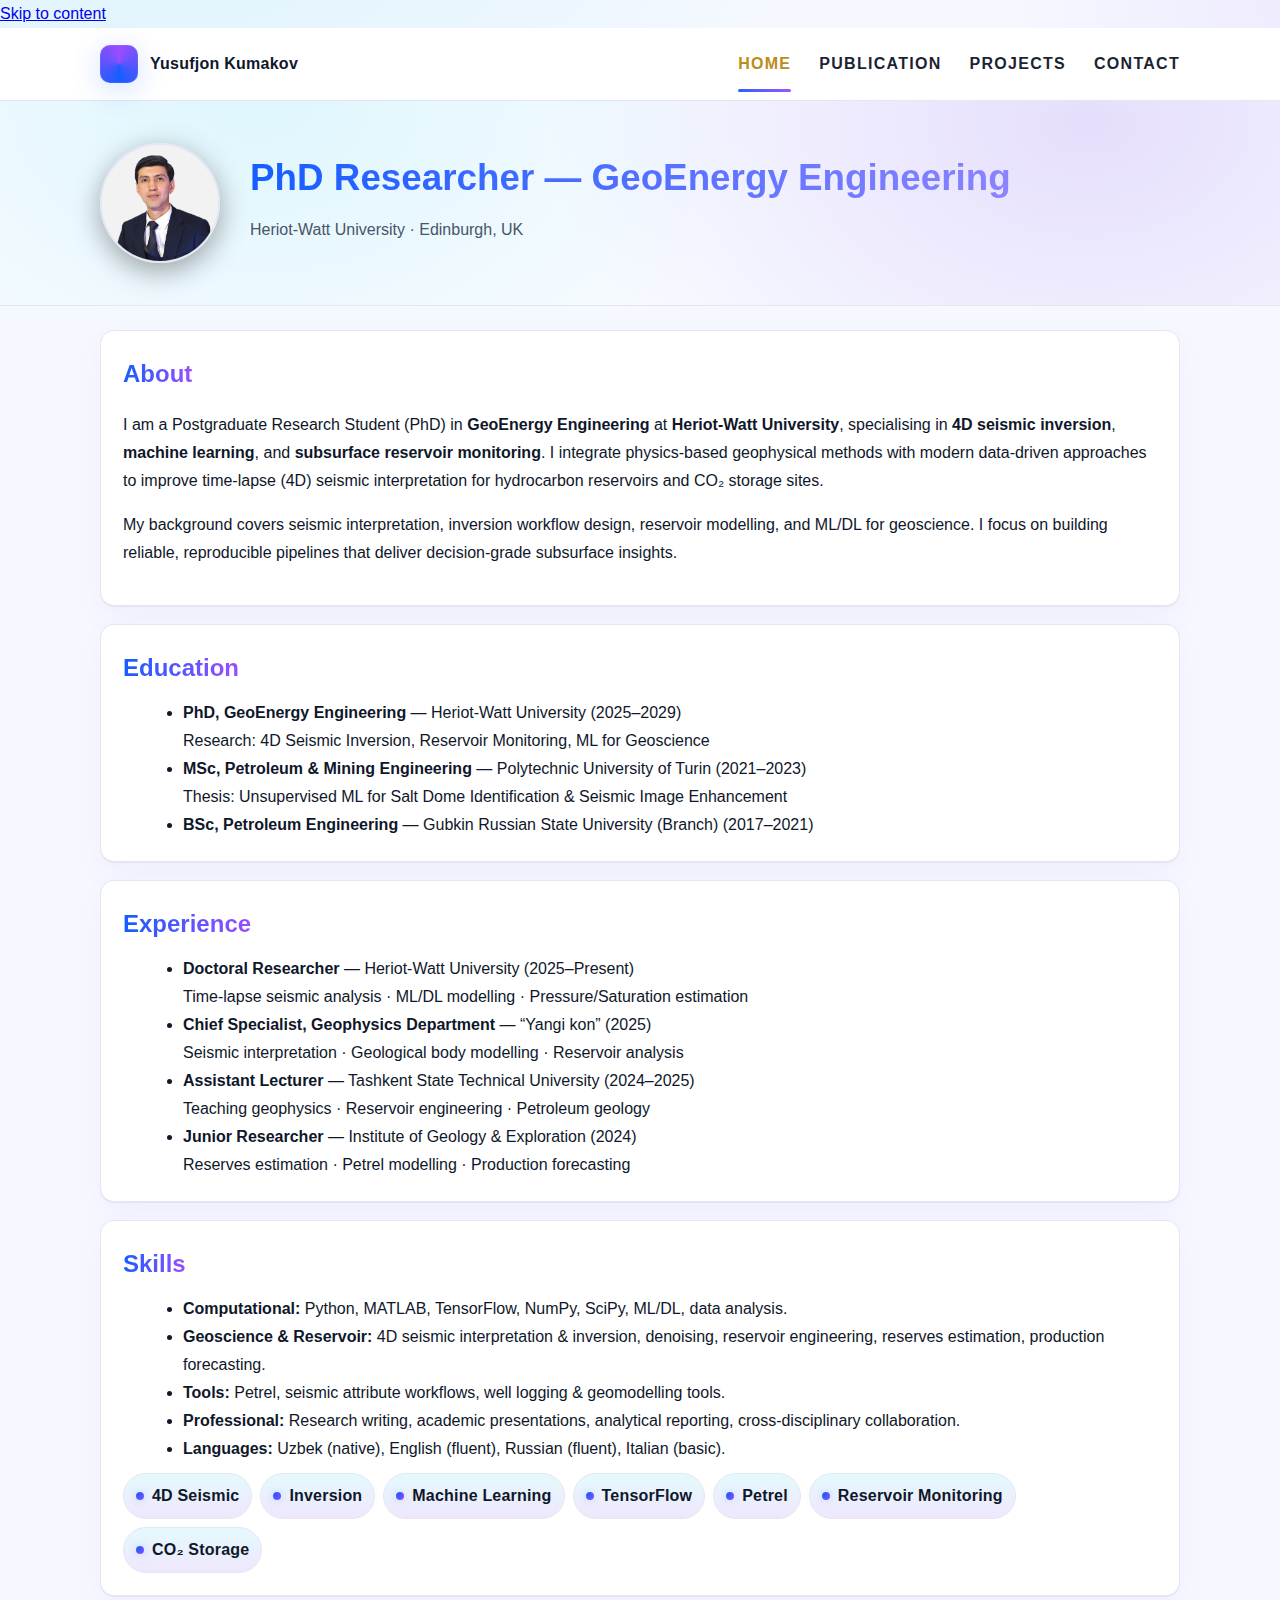
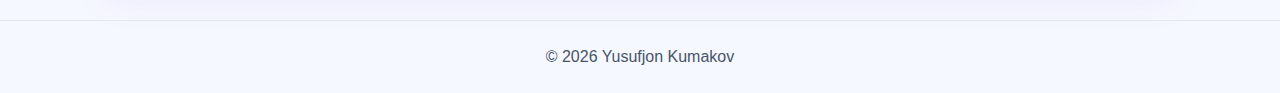
<file: index.html>
<!DOCTYPE html>
<html lang="en">
<head>
  <meta charset="UTF-8" />
  <meta name="viewport" content="width=device-width, initial-scale=1" />
  <title>Home — Yusufjon Kumakov</title>
  <meta name="description" content="PhD Researcher in GeoEnergy Engineering. 4D seismic inversion, machine learning, and subsurface reservoir monitoring." />
  <meta name="color-scheme" content="dark light" />

  <!-- Shared stylesheet (black professional theme) -->
  <link rel="stylesheet" href="assets/style.css" />
</head>

<body>
  <a class="skip" href="#main">Skip to content</a>

  <!-- ===== Header / Navigation ===== -->
  <header class="site-header">
    <div class="wrap">
      <a class="brand" href="index.html" aria-label="Home">
        <div class="logo" aria-hidden="true"></div>
        <span>Yusufjon&nbsp;Kumakov</span>
      </a>

      <nav class="nav" aria-label="Main">
        <a href="index.html" class="active">Home</a>
        <a href="publication.html">Publication</a>
        <a href="projects.html">Projects</a>
        <a href="contact.html">Contact</a>
      </nav>
    </div>
  </header>

  <!-- ===== Hero (with your photo) ===== -->
  <section class="hero">
    <div class="hero-inner" style="display:grid; grid-template-columns: 130px 1fr; gap: 20px; align-items:center;">
      <!-- Profile photo (uses assets/Rasm 1.png; note the encoded space %20) -->
      <img
        src="assets/Rasm%201.png"
        alt="Profile photo of Yusufjon Kumakov"
        width="120" height="120"
        style="
          width:120px; height:120px; border-radius:50%;
          object-fit:cover; object-position:center;
          border: 2px solid var(--border);
          box-shadow: 0 8px 28px rgba(0,0,0,.35), 0 0 0 4px rgba(255,255,255,.02);
        "
      />

      <div>
        <h1>PhD Researcher — GeoEnergy Engineering</h1>
        <p class="subtitle">Heriot‑Watt University · Edinburgh, UK</p>
      </div>
    </div>
  </section>

  <!-- ===== Main Content ===== -->
  <main id="main" class="container" role="main">

    <!-- About -->
    <section class="card" aria-labelledby="about">
      <h2 id="about"><span class="grad">About</span></h2>
      <p>
        I am a Postgraduate Research Student (PhD) in <strong>GeoEnergy Engineering</strong> at
        <strong>Heriot‑Watt University</strong>, specialising in <strong>4D seismic inversion</strong>,
        <strong>machine learning</strong>, and <strong>subsurface reservoir monitoring</strong>.
        I integrate physics‑based geophysical methods with modern data‑driven approaches to improve
        time‑lapse (4D) seismic interpretation for hydrocarbon reservoirs and CO₂ storage sites.
      </p>
      <p>
        My background covers seismic interpretation, inversion workflow design, reservoir modelling,
        and ML/DL for geoscience. I focus on building reliable, reproducible pipelines that deliver
        decision‑grade subsurface insights.
      </p>
    </section>

    <!-- Education -->
    <section class="card" aria-labelledby="education">
      <h2 id="education"><span class="grad">Education</span></h2>
      <ul>
        <li>
          <strong>PhD, GeoEnergy Engineering</strong> — Heriot‑Watt University (2025–2029)<br />
          Research: 4D Seismic Inversion, Reservoir Monitoring, ML for Geoscience
        </li>
        <li>
          <strong>MSc, Petroleum &amp; Mining Engineering</strong> — Polytechnic University of Turin (2021–2023)<br />
          Thesis: Unsupervised ML for Salt Dome Identification &amp; Seismic Image Enhancement
        </li>
        <li>
          <strong>BSc, Petroleum Engineering</strong> — Gubkin Russian State University (Branch) (2017–2021)
        </li>
      </ul>
    </section>

    <!-- Experience -->
    <section class="card" aria-labelledby="experience">
      <h2 id="experience"><span class="grad">Experience</span></h2>
      <ul>
        <li>
          <strong>Doctoral Researcher</strong> — Heriot‑Watt University (2025–Present)<br />
          Time‑lapse seismic analysis · ML/DL modelling · Pressure/Saturation estimation
        </li>
        <li>
          <strong>Chief Specialist, Geophysics Department</strong> — “Yangi kon” (2025)<br />
          Seismic interpretation · Geological body modelling · Reservoir analysis
        </li>
        <li>
          <strong>Assistant Lecturer</strong> — Tashkent State Technical University (2024–2025)<br />
          Teaching geophysics · Reservoir engineering · Petroleum geology
        </li>
        <li>
          <strong>Junior Researcher</strong> — Institute of Geology &amp; Exploration (2024)<br />
          Reserves estimation · Petrel modelling · Production forecasting
        </li>
      </ul>
    </section>

    <!-- Skills (experience-style + chips) -->
    <section class="card" aria-labelledby="skills">
      <h2 id="skills"><span class="grad">Skills</span></h2>

      <ul style="margin-bottom: 10px;">
        <li><strong>Computational:</strong> Python, MATLAB, TensorFlow, NumPy, SciPy, ML/DL, data analysis.</li>
        <li><strong>Geoscience &amp; Reservoir:</strong> 4D seismic interpretation &amp; inversion, denoising, reservoir engineering, reserves estimation, production forecasting.</li>
        <li><strong>Tools:</strong> Petrel, seismic attribute workflows, well logging &amp; geomodelling tools.</li>
        <li><strong>Professional:</strong> Research writing, academic presentations, analytical reporting, cross‑disciplinary collaboration.</li>
        <li><strong>Languages:</strong> Uzbek (native), English (fluent), Russian (fluent), Italian (basic).</li>
      </ul>

      <div class="chips" aria-label="Highlighted skills">
        <span class="chip">4D Seismic</span>
        <span class="chip">Inversion</span>
        <span class="chip">Machine Learning</span>
        <span class="chip">TensorFlow</span>
        <span class="chip">Petrel</span>
        <span class="chip">Reservoir Monitoring</span>
        <span class="chip">CO₂ Storage</span>
      </div>
    </section>

  </main>

  <!-- ===== Footer ===== -->
  <footer>© <span id="year"></span> Yusufjon Kumakov</footer>

  <!-- ===== Small scripts ===== -->
  <script>
    // Current year
    document.getElementById('year').textContent = new Date().getFullYear();

    // Auto-highlight current nav item (defensive even though we marked Home active)
    (function() {
      const page = location.pathname.split('/').pop() || 'index.html';
      document.querySelectorAll('.nav a').forEach(a => {
        if (a.getAttribute('href') === page) a.classList.add('active');
      });
    })();
  </script>
</body>
</html>
</file>
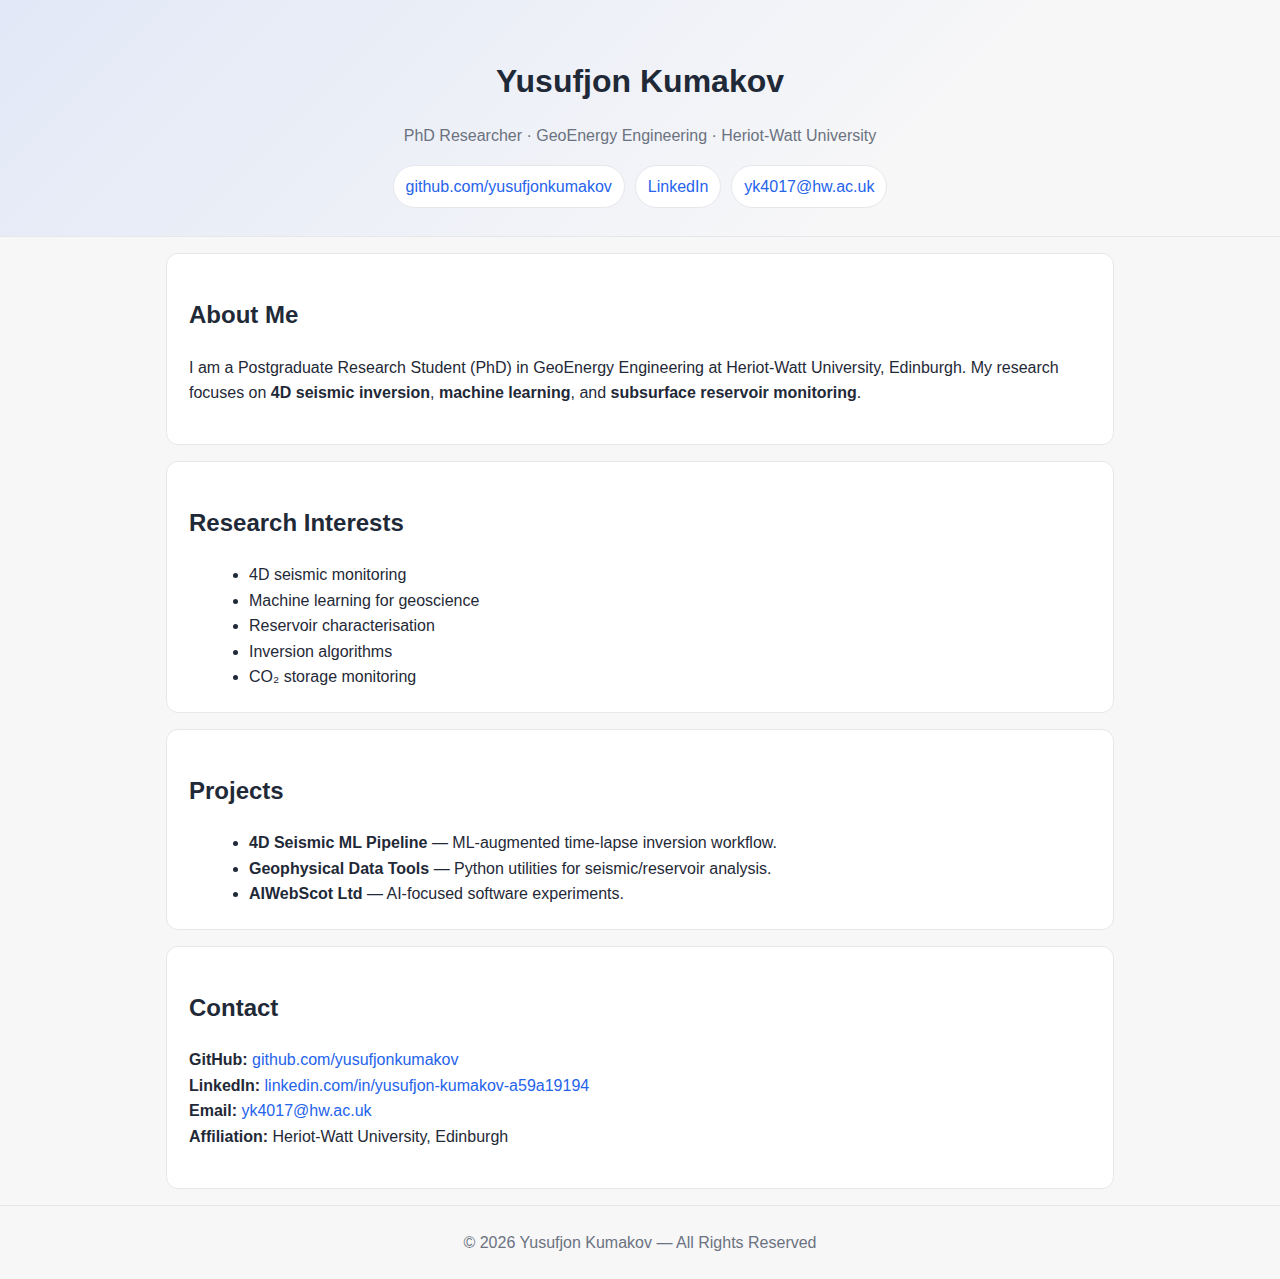
<file: https:/index.html>
<!DOCTYPE html>
<html lang="en">
<head>
  <meta charset="UTF-8" />
  <meta name="viewport" content="width=device-width, initial-scale=1" />
  <title>Yusufjon Kumakov — GeoEnergy Engineering</title>
  <meta name="description" content="PhD Researcher in GeoEnergy Engineering at Heriot-Watt University. 4D seismic inversion, machine learning, reservoir monitoring." />
  <style>
    :root{ --bg:#f7f7f8; --card:#fff; --text:#1f2937; --muted:#6b7280; --brand:#2563eb; --border:#e5e7eb; }
    @media (prefers-color-scheme: dark){
      :root{ --bg:#0b0e12; --card:#11151a; --text:#e5e7eb; --muted:#9ca3af; --brand:#60a5fa; --border:#1f2937; }
    }
    *{ box-sizing:border-box }
    body{ margin:0; font-family:ui-sans-serif,-apple-system,Segoe UI,Roboto,Helvetica,Arial; line-height:1.6; background:var(--bg); color:var(--text); }
    header{ padding:56px 16px 28px; text-align:center; background:linear-gradient(135deg, rgba(37,99,235,.10), transparent 70%); border-bottom:1px solid var(--border); }
    h1{ margin:0 0 8px; font-size:clamp(1.8rem,2.5vw,2.3rem); }
    .muted{ color:var(--muted) }
    .container{ max-width:980px; margin:0 auto; padding:0 16px; }
    .card{ background:var(--card); border:1px solid var(--border); border-radius:12px; padding:22px; margin:16px 0; }
    a{ color:var(--brand); text-decoration:none }
    a:hover{ text-decoration:underline }
    ul{ margin:8px 0 0 20px }
    footer{ text-align:center; padding:24px 16px; color:var(--muted); border-top:1px solid var(--border); margin-top:12px }
    .links{ display:flex; flex-wrap:wrap; gap:10px; justify-content:center; margin-top:12px }
    .chip{ border:1px solid var(--border); border-radius:999px; padding:8px 12px; background:var(--card) }
  </style>
</head>
<body>

<header>
  <h1>Yusufjon Kumakov</h1>
  <p class="muted">PhD Researcher · GeoEnergy Engineering · Heriot‑Watt University</p>
  <div class="links">
    <a class="chip" href="https://github.com/yusufjonkumakov" target="_blank" rel="noopener">github.com/yusufjonkumakov</a>
    <a class="chip" href="https://www.linkedin.com/in/yusufjon-kumakov-a59a19194/" target="_blank" rel="noopener">LinkedIn</a>
    <a class="chip" href="mailto:yk4017@hw.ac.uk">yk4017@hw.ac.uk</a>
  </div>
</header>

<main class="container" role="main">
  <section class="card" aria-labelledby="about">
    <h2 id="about">About Me</h2>
    <p>
      I am a Postgraduate Research Student (PhD) in GeoEnergy Engineering at Heriot‑Watt University, Edinburgh.
      My research focuses on <strong>4D seismic inversion</strong>, <strong>machine learning</strong>, and
      <strong>subsurface reservoir monitoring</strong>.
    </p>
  </section>

  <section class="card" aria-labelledby="interests">
    <h2 id="interests">Research Interests</h2>
    <ul>
      <li>4D seismic monitoring</li>
      <li>Machine learning for geoscience</li>
      <li>Reservoir characterisation</li>
      <li>Inversion algorithms</li>
      <li>CO₂ storage monitoring</li>
    </ul>
  </section>

  <section class="card" aria-labelledby="projects">
    <h2 id="projects">Projects</h2>
    <ul>
      <li><strong>4D Seismic ML Pipeline</strong> — ML‑augmented time‑lapse inversion workflow.</li>
      <li><strong>Geophysical Data Tools</strong> — Python utilities for seismic/reservoir analysis.</li>
      <li><strong>AIWebScot Ltd</strong> — AI‑focused software experiments.</li>
    </ul>
  </section>

  <section class="card" aria-labelledby="contact">
    <h2 id="contact">Contact</h2>
    <p>
      <strong>GitHub:</strong> <a href="https://github.com/yusufjonkumakov" target="_blank" rel="noopener">github.com/yusufjonkumakov</a><br>
      <strong>LinkedIn:</strong> <a href="https://www.linkedin.com/in/yusufjon-kumakov-a59a19194/" target="_blank" rel="noopener">linkedin.com/in/yusufjon-kumakov-a59a19194</a><br>
      <strong>Email:</strong> <a href="mailto:yk4017@hw.ac.uk">yk4017@hw.ac.uk</a><br>
      <strong>Affiliation:</strong> Heriot‑Watt University, Edinburgh
    </p>
  </section>
</main>

<footer>
  © <span id="year"></span> Yusufjon Kumakov — All Rights Reserved
</footer>

<script>
  document.getElementById('year').textContent = new Date().getFullYear();
</script>
</body>
</html>
</file>
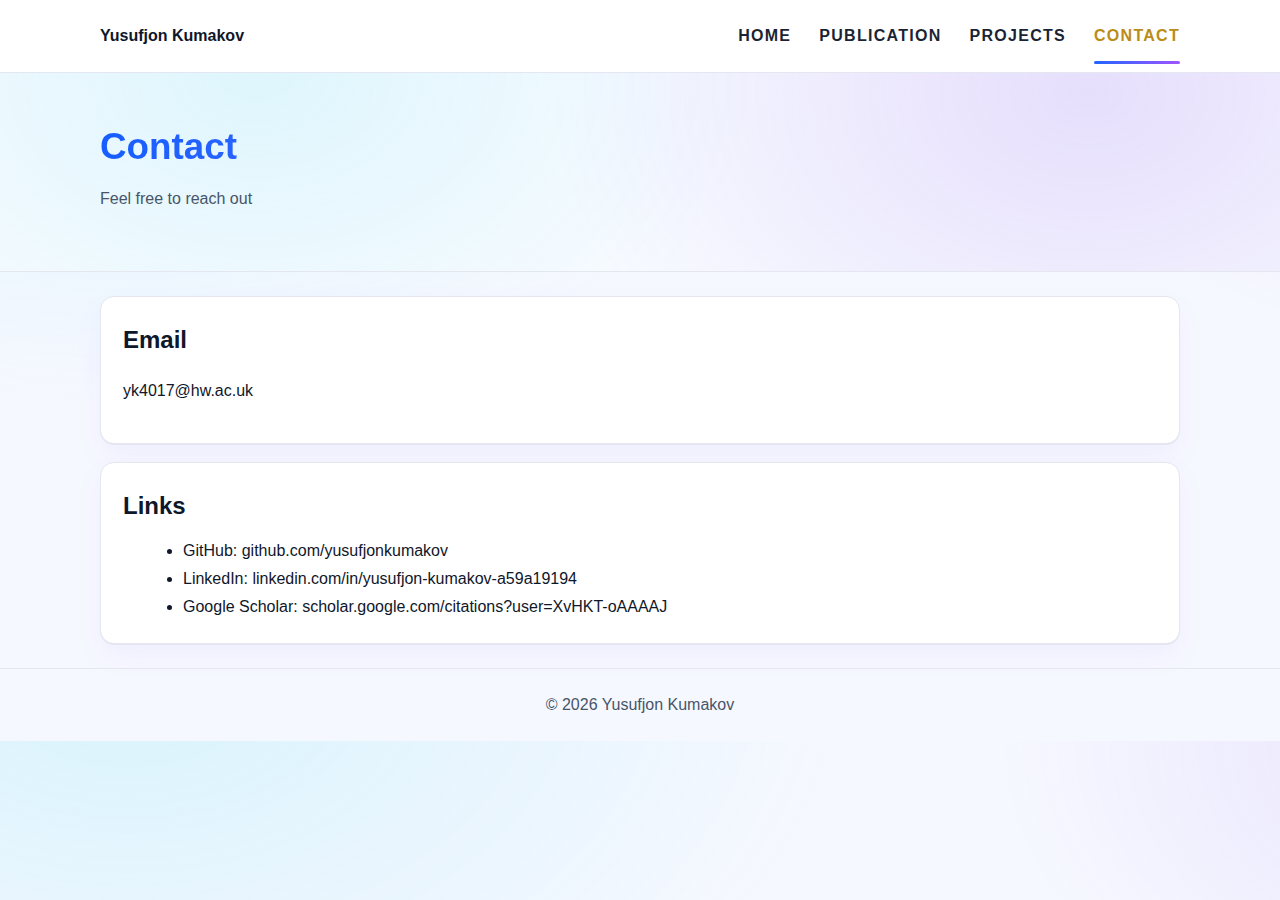
<file: contact.html>
<!DOCTYPE html>
<html>
<head>
  <title>Contact — Yusufjon Kumakov</title>
  <link rel="stylesheet" href="assets/style.css">
</head>

<body>

<header class="site-header">
  <div class="wrap">
    <strong>Yusufjon Kumakov</strong>
    <nav class="nav">
      <a href="index.html">Home</a>
      <a href="publication.html">Publication</a>
      <a href="projects.html">Projects</a>
      <a href="contact.html" class="active">Contact</a>
    </nav>
  </div>
</header>

<section class="hero">
  <div class="hero-inner">
    <h1>Contact</h1>
    <p class="subtitle">Feel free to reach out</p>
  </div>
</section>

<main class="container">

  <section class="card">
    <h2>Email</h2>
    <p>yk4017@hw.ac.uk</p>
  </section>

  <section class="card">
    <h2>Links</h2>
    <ul>
      <li>GitHub: github.com/yusufjonkumakov</li>
      <li>LinkedIn: linkedin.com/in/yusufjon-kumakov-a59a19194</li>
      <li>Google Scholar: scholar.google.com/citations?user=XvHKT-oAAAAJ</li>
    </ul>
  </section>

</main>

<footer>© 2026 Yusufjon Kumakov</footer>

</body>
</html>
</file>
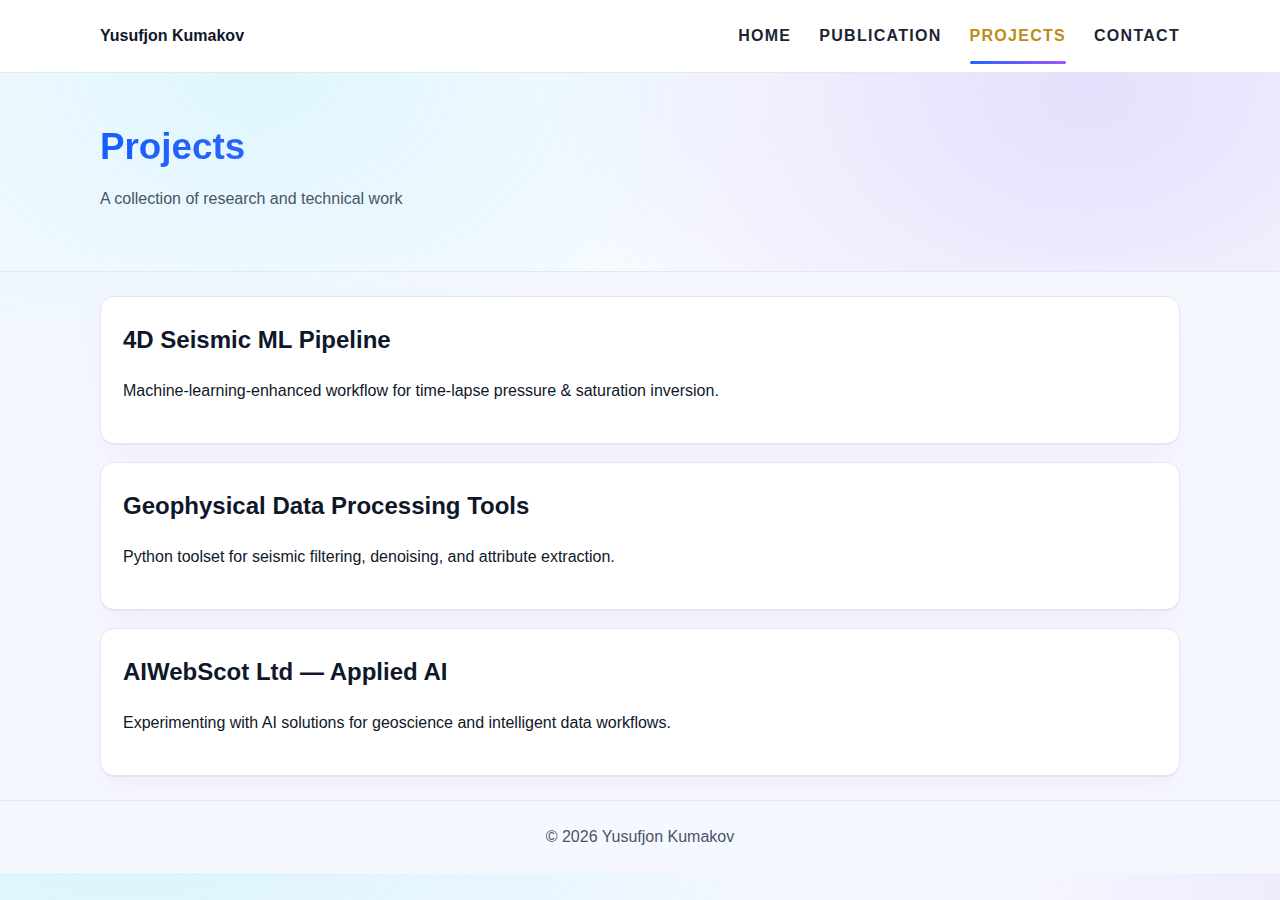
<file: projects.html>
<!DOCTYPE html>
<html>
<head>
  <title>Projects — Yusufjon Kumakov</title>
  <link rel="stylesheet" href="assets/style.css">
</head>

<body>

<header class="site-header">
  <div class="wrap">
    <strong>Yusufjon Kumakov</strong>
    <nav class="nav">
      <a href="index.html">Home</a>
      <a href="publication.html">Publication</a>
      <a href="projects.html" class="active">Projects</a>
      <a href="contact.html">Contact</a>
    </nav>
  </div>
</header>

<section class="hero">
  <div class="hero-inner">
    <h1>Projects</h1>
    <p class="subtitle">A collection of research and technical work</p>
  </div>
</section>

<main class="container">

  <section class="card">
    <h2>4D Seismic ML Pipeline</h2>
    <p>Machine‑learning‑enhanced workflow for time‑lapse pressure & saturation inversion.</p>
  </section>

  <section class="card">
    <h2>Geophysical Data Processing Tools</h2>
    <p>Python toolset for seismic filtering, denoising, and attribute extraction.</p>
  </section>

  <section class="card">
    <h2>AIWebScot Ltd — Applied AI</h2>
    <p>Experimenting with AI solutions for geoscience and intelligent data workflows.</p>
  </section>

</main>

<footer>© 2026 Yusufjon Kumakov</footer>

</body>
</html>
</file>
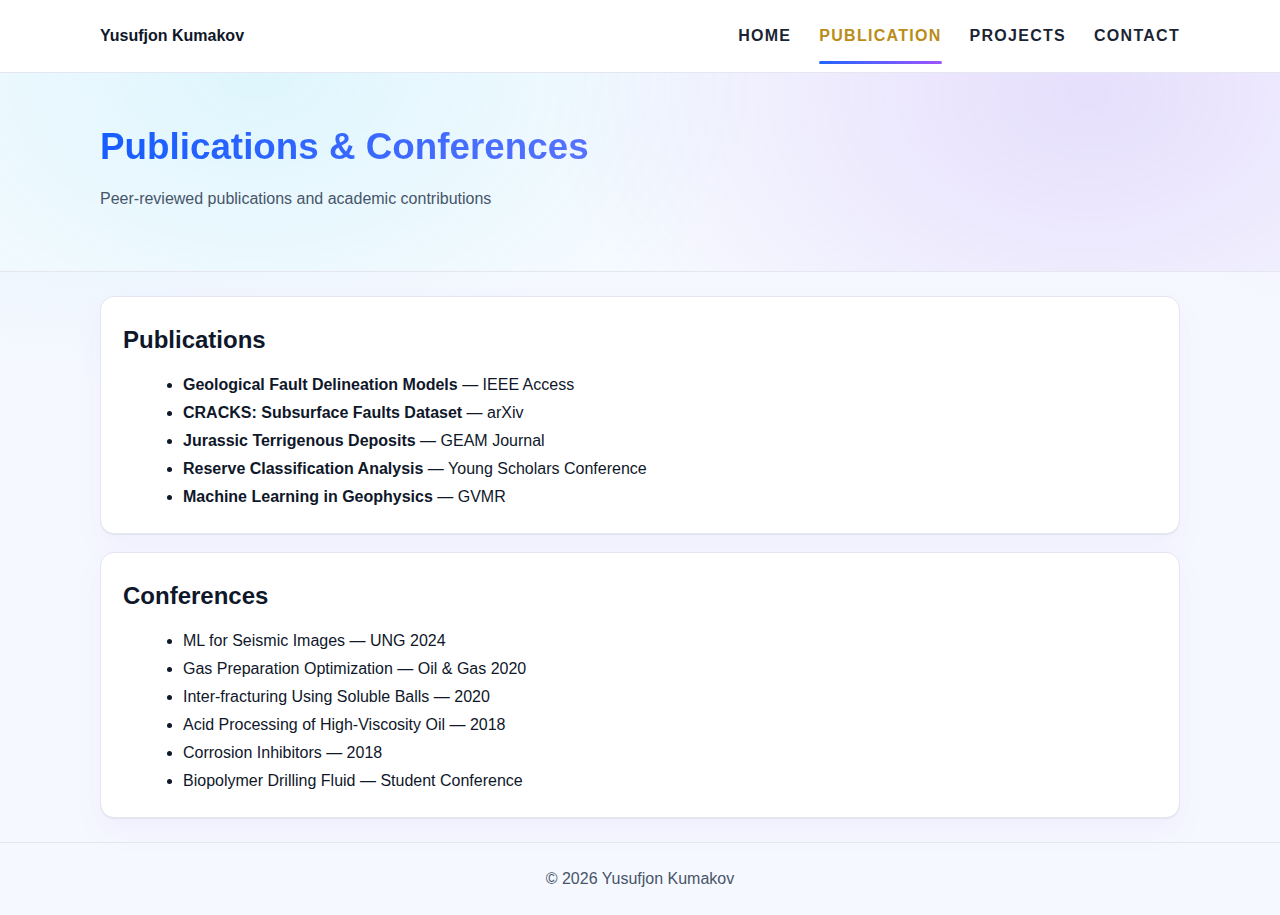
<file: PUBLICATION.html>
<!DOCTYPE html>
<html>
<head>
  <title>Publication — Yusufjon Kumakov</title>
  <link rel="stylesheet" href="assets/style.css">
</head>

<body>

<header class="site-header">
  <div class="wrap">
    <strong>Yusufjon Kumakov</strong>
    <nav class="nav">
      <a href="index.html">Home</a>
      <a href="publication.html" class="active">Publication</a>
      <a href="projects.html">Projects</a>
      <a href="contact.html">Contact</a>
    </nav>
  </div>
</header>

<section class="hero">
  <div class="hero-inner">
    <h1>Publications & Conferences</h1>
    <p class="subtitle">Peer-reviewed publications and academic contributions</p>
  </div>
</section>

<main class="container">

  <section class="card">
    <h2>Publications</h2>
    <ul>
      <li><strong>Geological Fault Delineation Models</strong> — IEEE Access</li>
      <li><strong>CRACKS: Subsurface Faults Dataset</strong> — arXiv</li>
      <li><strong>Jurassic Terrigenous Deposits</strong> — GEAM Journal</li>
      <li><strong>Reserve Classification Analysis</strong> — Young Scholars Conference</li>
      <li><strong>Machine Learning in Geophysics</strong> — GVMR</li>
    </ul>
  </section>

  <section class="card">
    <h2>Conferences</h2>
    <ul>
      <li>ML for Seismic Images — UNG 2024</li>
      <li>Gas Preparation Optimization — Oil & Gas 2020</li>
      <li>Inter‑fracturing Using Soluble Balls — 2020</li>
      <li>Acid Processing of High‑Viscosity Oil — 2018</li>
      <li>Corrosion Inhibitors — 2018</li>
      <li>Biopolymer Drilling Fluid — Student Conference</li>
    </ul>
  </section>

</main>

<footer>© 2026 Yusufjon Kumakov</footer>

</body>
</html>
</file>
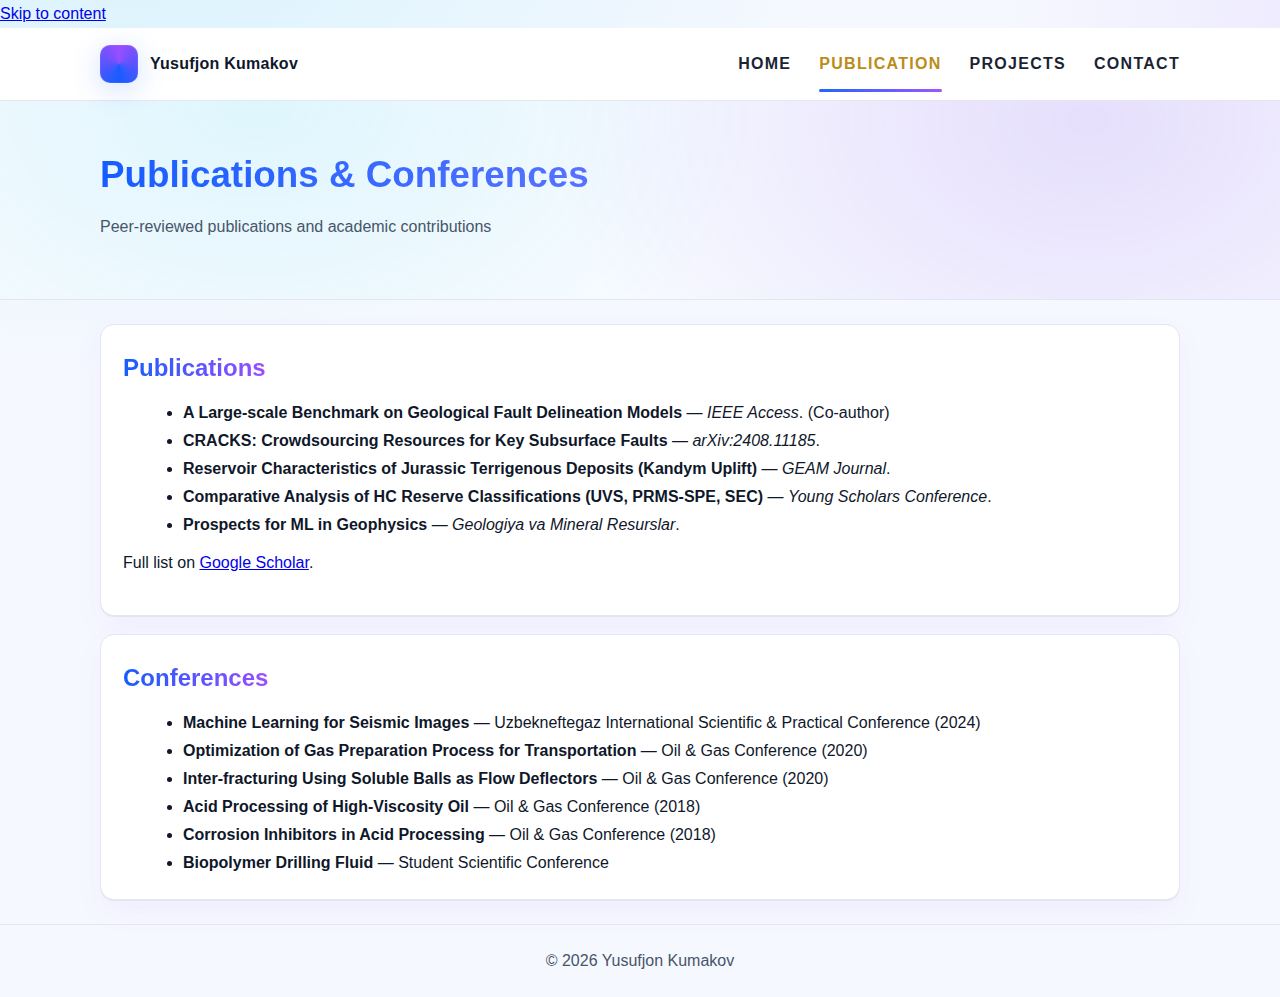
<file: publication.html>
<!DOCTYPE html>
<html lang="en">
<head>
  <meta charset="UTF-8" />
  <meta name="viewport" content="width=device-width, initial-scale=1" />
  <title>Publication — Yusufjon Kumakov</title>
  <link rel="stylesheet" href="assets/style.css" />
</head>
<body>
  <a class="skip" href="#main">Skip to content</a>

  <header class="site-header">
    <div class="wrap">
      <a class="brand" href="index.html" aria-label="Home">
        <div class="logo" aria-hidden="true"></div>
        <span>Yusufjon&nbsp;Kumakov</span>
      </a>
      <nav class="nav" aria-label="Main">
        <a href="index.html">Home</a>
        <a href="publication.html">Publication</a>
        <a href="projects.html">Projects</a>
        <a href="contact.html">Contact</a>
      </nav>
    </div>
  </header>

  <section class="hero">
    <div class="hero-inner">
      <h1>Publications & Conferences</h1>
      <p class="subtitle">Peer‑reviewed publications and academic contributions</p>
    </div>
  </section>

  <main id="main" class="container">
    <section class="card" aria-labelledby="pubs">
      <h2 id="pubs"><span class="grad">Publications</span></h2>
      <ul>
        <li><strong>A Large‑scale Benchmark on Geological Fault Delineation Models</strong> — <em>IEEE Access</em>. (Co‑author)</li>
        <li><strong>CRACKS: Crowdsourcing Resources for Key Subsurface Faults</strong> — <em>arXiv:2408.11185</em>.</li>
        <li><strong>Reservoir Characteristics of Jurassic Terrigenous Deposits (Kandym Uplift)</strong> — <em>GEAM Journal</em>.</li>
        <li><strong>Comparative Analysis of HC Reserve Classifications (UVS, PRMS‑SPE, SEC)</strong> — <em>Young Scholars Conference</em>.</li>
        <li><strong>Prospects for ML in Geophysics</strong> — <em>Geologiya va Mineral Resurslar</em>.</li>
      </ul>
      <p style="margin-top:10px;">
        Full list on <a href="https://scholar.google.com/citations?user=XvHKT-oAAAAJ" target="_blank" rel="noopener">Google Scholar</a>.
      </p>
    </section>

    <section class="card" aria-labelledby="conf">
      <h2 id="conf"><span class="grad">Conferences</span></h2>
      <ul>
        <li><strong>Machine Learning for Seismic Images</strong> — Uzbekneftegaz International Scientific & Practical Conference (2024)</li>
        <li><strong>Optimization of Gas Preparation Process for Transportation</strong> — Oil & Gas Conference (2020)</li>
        <li><strong>Inter‑fracturing Using Soluble Balls as Flow Deflectors</strong> — Oil & Gas Conference (2020)</li>
        <li><strong>Acid Processing of High‑Viscosity Oil</strong> — Oil & Gas Conference (2018)</li>
        <li><strong>Corrosion Inhibitors in Acid Processing</strong> — Oil & Gas Conference (2018)</li>
        <li><strong>Biopolymer Drilling Fluid</strong> — Student Scientific Conference</li>
      </ul>
    </section>
  </main>

  <footer>© <span id="year"></span> Yusufjon Kumakov</footer>

  <script>
    document.getElementById('year').textContent = new Date().getFullYear();
    (function(){
      const page = location.pathname.split('/').pop() || 'index.html';
      document.querySelectorAll('.nav a').forEach(a=>{
        if(a.getAttribute('href') === page) a.classList.add('active');
      });
    })();
  </script>
</body>
</html>
</file>
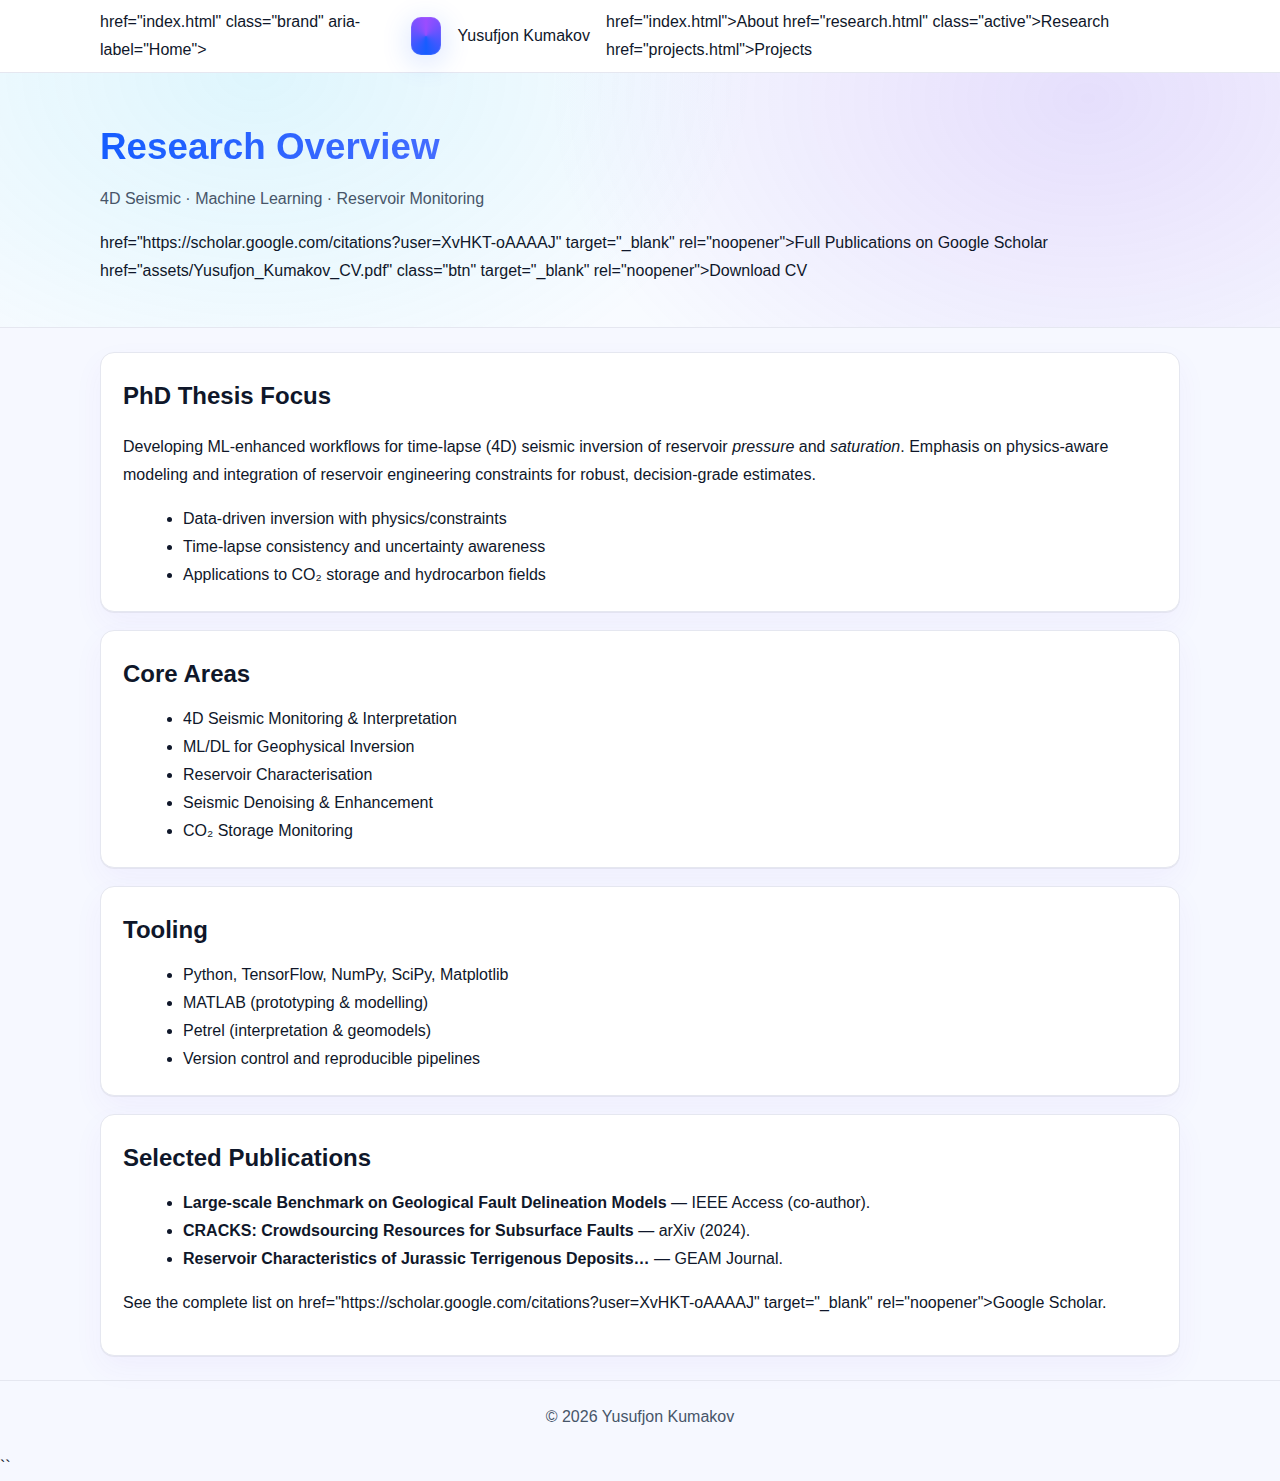
<file: research.html>
<!DOCTYPE html>
<html lang="en">
<head>
  <meta charset="UTF-8" />
  <meta name="viewport" content="width=device-width, initial-scale=1" />
  <title>Research — Yusufjon Kumakov</title>
  <meta name="description" content="Research by Yusufjon Kumakov: 4D seismic inversion, machine learning for geoscience, reservoir monitoring." />
  <link rel="stylesheet" href="assets/style.css" />
</head>
<body>

<header class="site-header">
  <div class="wrap">
    href="index.html" class="brand" aria-label="Home">
      <div class="logo" aria-hidden="true"></div>
      <span>Yusufjon&nbsp;Kumakov</span>
    </a>
    <nav class="nav" aria-label="Primary">
      href="index.html">About</a>
      href="research.html" class="active">Research</a>
      href="projects.html">Projects</a>
    </nav>
  </div>
</header>

<section class="hero">
  <div class="hero-inner">
    <div class="avatar" aria-hidden="true"></div>
    <div>
      <h1>Research Overview</h1>
      <p class="subtitle">4D Seismic · Machine Learning · Reservoir Monitoring</p>
      <div class="links">
        href="https://scholar.google.com/citations?user=XvHKT-oAAAAJ" target="_blank" rel="noopener">Full Publications on Google Scholar</a>
        href="assets/Yusufjon_Kumakov_CV.pdf" class="btn" target="_blank" rel="noopener">Download CV</a>
      </div>
    </div>
  </div>
</section>

<main class="container">

  <section class="card" aria-labelledby="thesis">
    <h2 id="thesis">PhD Thesis Focus</h2>
    <p>
      Developing ML‑enhanced workflows for time‑lapse (4D) seismic inversion of
      reservoir <em>pressure</em> and <em>saturation</em>. Emphasis on physics‑aware
      modeling and integration of reservoir engineering constraints for robust,
      decision‑grade estimates.
    </p>
    <ul>
      <li>Data‑driven inversion with physics/constraints</li>
      <li>Time‑lapse consistency and uncertainty awareness</li>
      <li>Applications to CO₂ storage and hydrocarbon fields</li>
    </ul>
  </section>

  <div class="grid-2">
    <section class="card" aria-labelledby="areas">
      <h2 id="areas">Core Areas</h2>
      <ul>
        <li>4D Seismic Monitoring & Interpretation</li>
        <li>ML/DL for Geophysical Inversion</li>
        <li>Reservoir Characterisation</li>
        <li>Seismic Denoising & Enhancement</li>
        <li>CO₂ Storage Monitoring</li>
      </ul>
    </section>

    <section class="card" aria-labelledby="tooling">
      <h2 id="tooling">Tooling</h2>
      <ul>
        <li>Python, TensorFlow, NumPy, SciPy, Matplotlib</li>
        <li>MATLAB (prototyping & modelling)</li>
        <li>Petrel (interpretation & geomodels)</li>
        <li>Version control and reproducible pipelines</li>
      </ul>
    </section>
  </div>

  <section class="card" aria-labelledby="selected-pubs">
    <h2 id="selected-pubs">Selected Publications</h2>
    <ul>
      <li><strong>Large‑scale Benchmark on Geological Fault Delineation Models</strong> — IEEE Access (co‑author).</li>
      <li><strong>CRACKS: Crowdsourcing Resources for Subsurface Faults</strong> — arXiv (2024).</li>
      <li><strong>Reservoir Characteristics of Jurassic Terrigenous Deposits…</strong> — GEAM Journal.</li>
    </ul>
    <p>See the complete list on 
      href="https://scholar.google.com/citations?user=XvHKT-oAAAAJ" target="_blank" rel="noopener">Google Scholar</a>.
    </p>
  </section>

</main>

<footer>
  © <span id="year"></span> Yusufjon Kumakov
</footer>
<script>document.getElementById('year').textContent = new Date().getFullYear();</script>
</body>
</html>
``
</file>
<file: assets/style.css>
/* ================================
   Corporate-Professional (Colorful)
   ================================ */

/* Color palette */
:root{
  --bg: #0f172a;               /* deep navy background */
  --panel: #0b1220;            /* card background (dark) */
  --panel-2: #0f1a2f;
  --text: #e6edf3;             /* primary text */
  --muted: #9fb0c2;            /* secondary text */

  /* Accent gradient (brand) */
  --accent-1: #6ee7f6;         /* cyan */
  --accent-2: #7c3aed;         /* purple */
  --accent-3: #22d3ee;         /* cyan-light */
  --accent-4: #a78bfa;         /* purple-light */

  --border: #1f2a44;           /* card border */
  --ring: rgba(124, 58, 237, 0.25);
  --gold: #ffc857;             /* gold for active nav underline */
}

/* Optional light mode (auto) */
@media (prefers-color-scheme: light) {
  :root{
    --bg: #f6f8ff;
    --panel: #ffffff;
    --panel-2: #f8fbff;
    --text: #0f172a;
    --muted: #475569;

    --accent-1: #165dff;       /* blue */
    --accent-2: #9b4dff;       /* purple */
    --accent-3: #2ebde2;       /* cyan */
    --accent-4: #a58bff;       /* purple-light */

    --border: #e5e7f0;
    --ring: rgba(22, 93, 255, 0.2);
    --gold: #b8860b;
  }
}

/* Base */
* { box-sizing: border-box; }
html, body { margin:0; padding:0; }
body {
  font-family: ui-sans-serif, -apple-system, Segoe UI, Roboto, Helvetica, Arial;
  background:
    radial-gradient(1200px 800px at 10% -10%, rgba(34, 211, 238, 0.14), transparent 60%),
    radial-gradient(900px 600px at 120% 0%, rgba(124, 58, 237, 0.12), transparent 60%),
    var(--bg);
  color: var(--text);
  line-height: 1.75;
}

/* Top Nav */
.site-header {
  position: sticky; top: 0; z-index: 100;
  background: linear-gradient(180deg, rgba(255,255,255,0.02), rgba(255,255,255,0)) , var(--panel);
  border-bottom: 1px solid var(--border);
  backdrop-filter: blur(8px);
}
.wrap {
  max-width: 1120px; margin: 0 auto; height: 72px;
  padding: 0 20px;
  display: flex; align-items: center; justify-content: space-between; gap: 16px;
}
.brand {
  display:flex; align-items:center; gap:12px; text-decoration:none; color: var(--text);
  font-weight: 800; letter-spacing:.25px;
}
.logo {
  width: 38px; height: 38px; border-radius: 10px;
  background: conic-gradient(from 180deg at 50% 50%, var(--accent-1), var(--accent-2), var(--accent-1));
  box-shadow: 0 6px 30px var(--ring), inset 0 0 0 1px rgba(255,255,255,0.08);
}

.nav { display:flex; gap: 28px; flex-wrap: wrap; }
.nav a {
  text-decoration: none; text-transform: uppercase; letter-spacing: .08em;
  font-weight: 800; color: var(--text); position: relative; padding: 6px 0;
  opacity: .95;
}
.nav a:hover { opacity: 1; }
.nav a.active { color: var(--gold); }
.nav a.active::after {
  content: ""; position: absolute; left: 0; right: 0; bottom: -8px; height: 3px;
  background: linear-gradient(90deg, var(--accent-1), var(--accent-2));
  border-radius: 3px;
}

/* Hero */
.hero {
  border-bottom: 1px solid var(--border);
  background:
    radial-gradient(1000px 700px at 20% 0%, rgba(34, 211, 238, 0.12), transparent 50%),
    radial-gradient(900px 650px at 85% 10%, rgba(124, 58, 237, 0.15), transparent 60%),
    var(--panel-2);
}
.hero-inner {
  max-width: 1120px; margin: 0 auto; padding: 42px 20px;
}
.hero h1 {
  margin: 0 0 6px;
  font-size: clamp(1.6rem, 3vw, 2.3rem);
  background: linear-gradient(90deg, var(--accent-1), var(--accent-4));
  -webkit-background-clip: text; background-clip: text; color: transparent;
}
.subtitle { color: var(--muted); margin-top: 6px; }

/* Layout + Cards */
.container { max-width: 1120px; margin: 24px auto; padding: 0 20px; }
.card {
  background: linear-gradient(180deg, rgba(255,255,255,0.02), rgba(255,255,255,0)) , var(--panel);
  border: 1px solid var(--border); border-radius: 14px;
  padding: 22px; margin-bottom: 18px;
  box-shadow: 0 1px 0 rgba(0,0,0,0.05), 0 12px 30px rgba(124,58,237,0.05);
}
h2 { margin: 0 0 10px; color: var(--text); font-weight: 900; }
h2 span.grad {
  background: linear-gradient(90deg, var(--accent-1), var(--accent-2));
  -webkit-background-clip: text; background-clip: text; color: transparent;
}
ul { margin: 6px 0 0 20px; }

/* Skill chips */
.chips { display:flex; flex-wrap: wrap; gap: 8px; margin-top: 10px; }
.chip {
  display:inline-flex; align-items:center; gap: 8px;
  padding: 8px 12px; border-radius: 999px;
  background: linear-gradient(180deg, rgba(34,211,238,0.12), rgba(124,58,237,0.12));
  color: var(--text);
  border: 1px solid var(--border);
  font-weight: 700; letter-spacing: .2px;
}
.chip::before {
  content: ""; width: 8px; height: 8px; border-radius: 50%;
  background: radial-gradient(circle at 30% 30%, var(--accent-1), var(--accent-2));
  box-shadow: 0 0 10px var(--ring);
}

/* Footer */
footer {
  color: var(--muted); text-align: center;
  padding: 22px 16px; border-top: 1px solid var(--border); margin-top: 24px;
}

/* Optional: dark-mode toggle button */
.toggle {
  appearance: none; border: 1px solid var(--border);
  background: var(--panel); color: var(--text);
  padding: 8px 12px; border-radius: 10px; font-weight: 800;
  cursor: pointer;
}
.toggle:hover { box-shadow: 0 0 0 6px var(--ring); }
</file>
